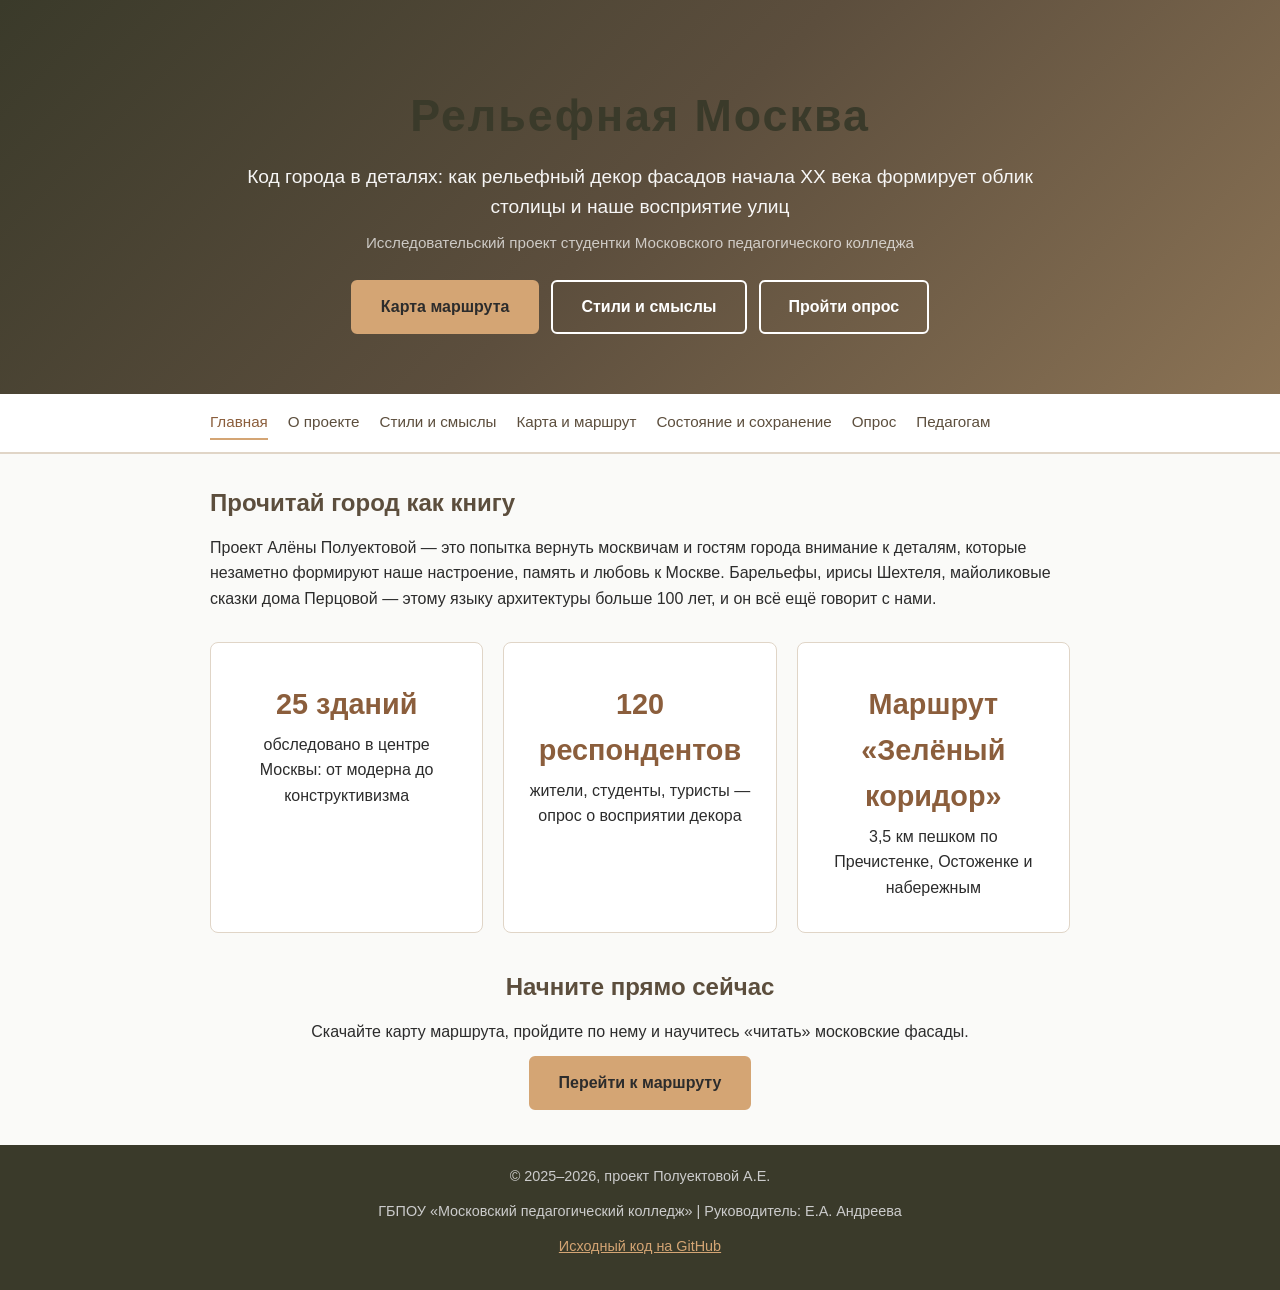
<file: index.html>
<!DOCTYPE html>
<html lang="ru">
<head>
    <meta charset="UTF-8">
    <meta name="viewport" content="width=device-width, initial-scale=1.0">
    <title>Рельефная Москва — код города в деталях</title>
    <link rel="stylesheet" href="style.css">
</head>
<body>

    <!-- Шапка -->
    <header class="hero">
        <div class="container">
            <h1>Рельефная Москва</h1>
            <p class="subtitle">Код города в деталях: как рельефный декор фасадов начала XX века формирует облик столицы и наше восприятие улиц</p>
            <p class="project-type">Исследовательский проект студентки Московского педагогического колледжа</p>
            <div class="hero-buttons">
                <a href="map.html" class="btn btn-primary">Карта маршрута</a>
                <a href="styles.html" class="btn btn-outline">Стили и смыслы</a>
                <a href="survey.html" class="btn btn-outline">Пройти опрос</a>
            </div>
        </div>
    </header>

    <!-- Навигация -->
    <nav class="main-nav">
        <div class="container">
            <a href="index.html" class="active">Главная</a>
            <a href="about.html">О проекте</a>
            <a href="styles.html">Стили и смыслы</a>
            <a href="map.html">Карта и маршрут</a>
            <a href="condition.html">Состояние и сохранение</a>
            <a href="survey.html">Опрос</a>
            <a href="teachers.html">Педагогам</a>
        </div>
    </nav>

    <!-- Основной блок -->
    <main class="container">
        <section class="intro">
            <h2>Прочитай город как книгу</h2>
            <p>Проект Алёны Полуектовой — это попытка вернуть москвичам и гостям города внимание к деталям, которые незаметно формируют наше настроение, память и любовь к Москве. Барельефы, ирисы Шехтеля, майоликовые сказки дома Перцовой — этому языку архитектуры больше 100 лет, и он всё ещё говорит с нами.</p>
        </section>

        <section class="highlights">
            <div class="card">
                <h3>25 зданий</h3>
                <p>обследовано в центре Москвы: от модерна до конструктивизма</p>
            </div>
            <div class="card">
                <h3>120 респондентов</h3>
                <p>жители, студенты, туристы — опрос о восприятии декора</p>
            </div>
            <div class="card">
                <h3>Маршрут «Зелёный коридор»</h3>
                <p>3,5 км пешком по Пречистенке, Остоженке и набережным</p>
            </div>
        </section>

        <section class="cta">
            <h2>Начните прямо сейчас</h2>
            <p>Скачайте карту маршрута, пройдите по нему и научитесь «читать» московские фасады.</p>
            <a href="map.html" class="btn btn-primary">Перейти к маршруту</a>
        </section>
    </main>

    <footer>
        <div class="container">
            <p>© 2025–2026, проект Полуектовой А.Е.</p>
            <p>ГБПОУ «Московский педагогический колледж» | Руководитель: Е.А. Андреева</p>
            <p><a href="https://github.com/ваш-логин/relief-moscow">Исходный код на GitHub</a></p>
        </div>
    </footer>

</body>
</html>
</file>
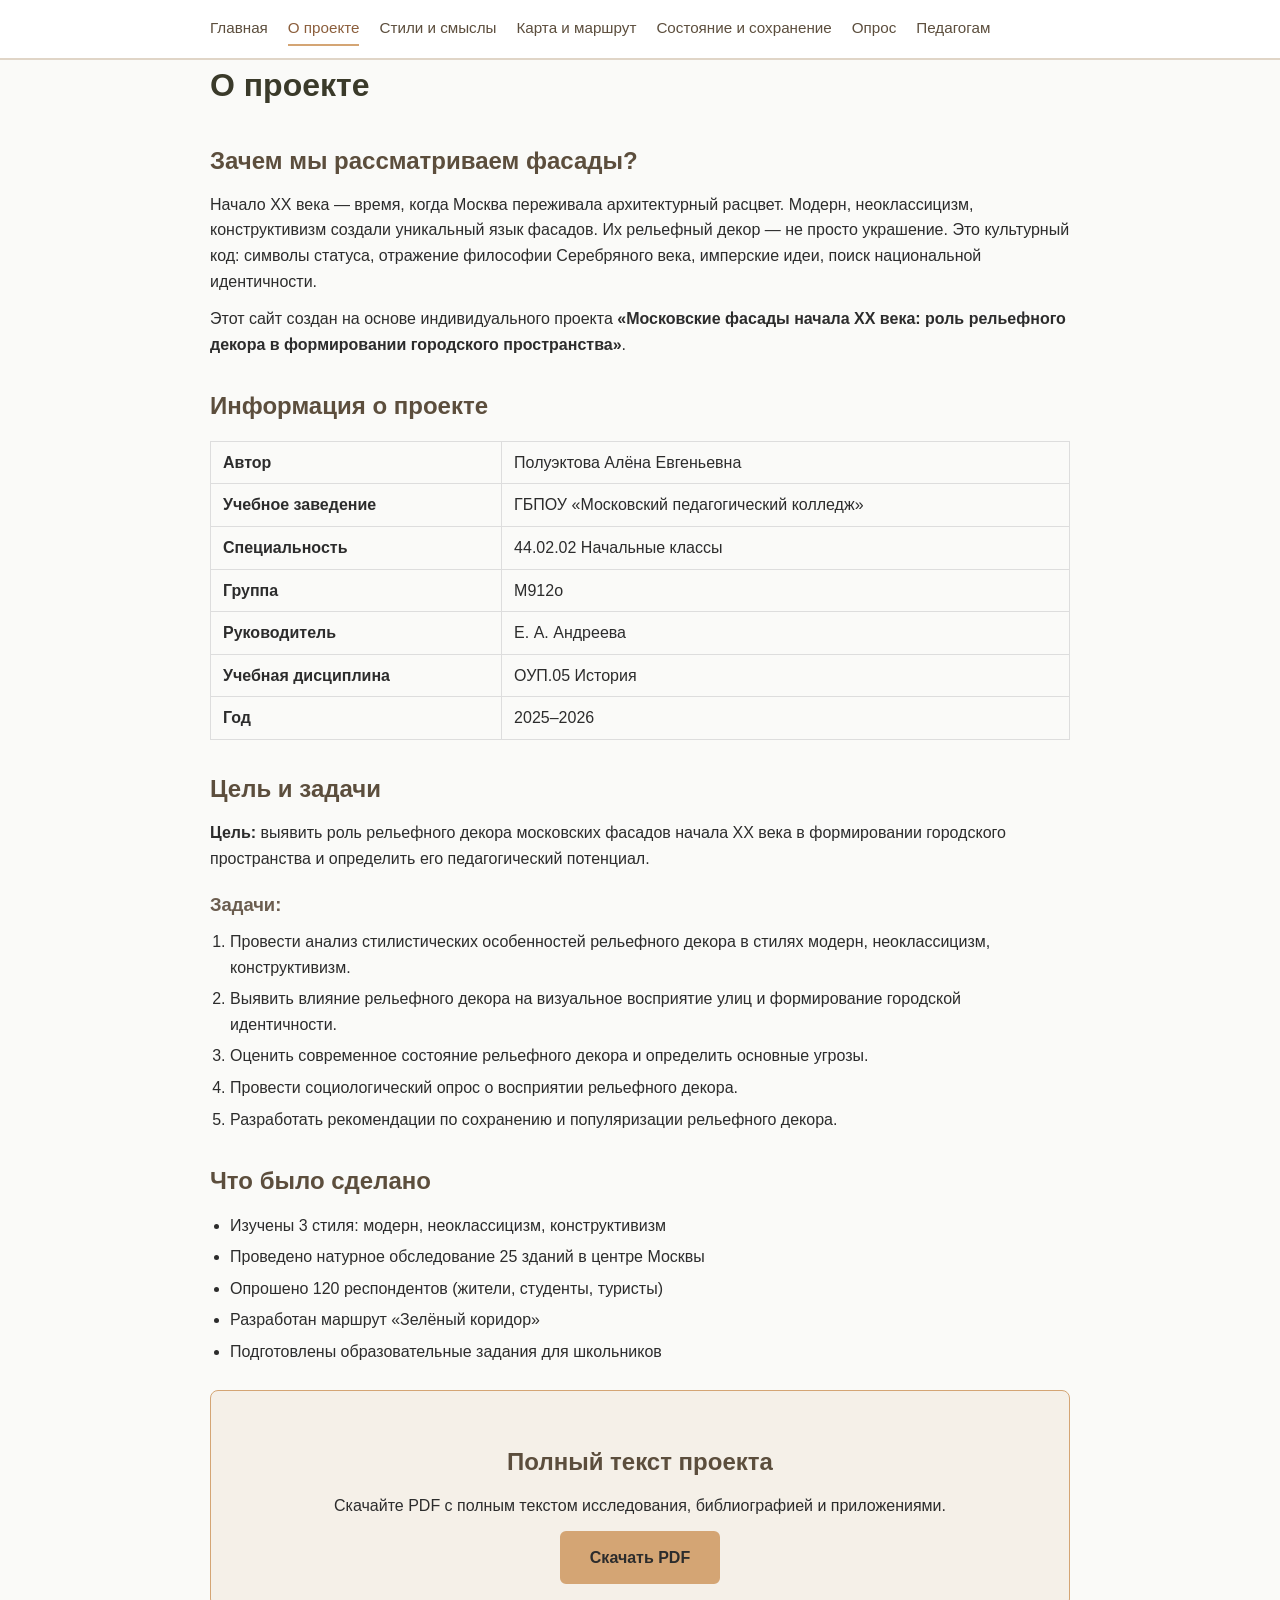
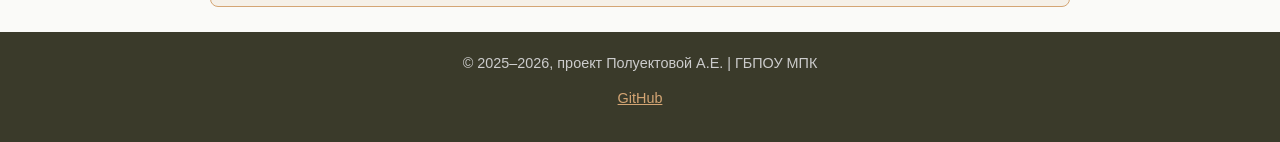
<file: about.html>
<!DOCTYPE html>
<html lang="ru">
<head>
    <meta charset="UTF-8">
    <meta name="viewport" content="width=device-width, initial-scale=1.0">
    <title>О проекте — Рельефная Москва</title>
    <link rel="stylesheet" href="style.css">
</head>
<body>

    <nav class="main-nav">
        <div class="container">
            <a href="index.html">Главная</a>
            <a href="about.html" class="active">О проекте</a>
            <a href="styles.html">Стили и смыслы</a>
            <a href="map.html">Карта и маршрут</a>
            <a href="condition.html">Состояние и сохранение</a>
            <a href="survey.html">Опрос</a>
            <a href="teachers.html">Педагогам</a>
        </div>
    </nav>

    <main class="container">
        <h1>О проекте</h1>

        <section>
            <h2>Зачем мы рассматриваем фасады?</h2>
            <p>Начало XX века — время, когда Москва переживала архитектурный расцвет. Модерн, неоклассицизм, конструктивизм создали уникальный язык фасадов. Их рельефный декор — не просто украшение. Это культурный код: символы статуса, отражение философии Серебряного века, имперские идеи, поиск национальной идентичности.</p>
            <p>Этот сайт создан на основе индивидуального проекта <strong>«Московские фасады начала XX века: роль рельефного декора в формировании городского пространства»</strong>.</p>
        </section>

        <section class="project-info">
            <h2>Информация о проекте</h2>
            <table>
                <tr><td><strong>Автор</strong></td><td>Полуэктова Алёна Евгеньевна</td></tr>
                <tr><td><strong>Учебное заведение</strong></td><td>ГБПОУ «Московский педагогический колледж»</td></tr>
                <tr><td><strong>Специальность</strong></td><td>44.02.02 Начальные классы</td></tr>
                <tr><td><strong>Группа</strong></td><td>М912о</td></tr>
                <tr><td><strong>Руководитель</strong></td><td>Е. А. Андреева</td></tr>
                <tr><td><strong>Учебная дисциплина</strong></td><td>ОУП.05 История</td></tr>
                <tr><td><strong>Год</strong></td><td>2025–2026</td></tr>
            </table>
        </section>

        <section>
            <h2>Цель и задачи</h2>
            <p><strong>Цель:</strong> выявить роль рельефного декора московских фасадов начала XX века в формировании городского пространства и определить его педагогический потенциал.</p>
            <h3>Задачи:</h3>
            <ol>
                <li>Провести анализ стилистических особенностей рельефного декора в стилях модерн, неоклассицизм, конструктивизм.</li>
                <li>Выявить влияние рельефного декора на визуальное восприятие улиц и формирование городской идентичности.</li>
                <li>Оценить современное состояние рельефного декора и определить основные угрозы.</li>
                <li>Провести социологический опрос о восприятии рельефного декора.</li>
                <li>Разработать рекомендации по сохранению и популяризации рельефного декора.</li>
            </ol>
        </section>

        <section>
            <h2>Что было сделано</h2>
            <ul>
                <li>Изучены 3 стиля: модерн, неоклассицизм, конструктивизм</li>
                <li>Проведено натурное обследование 25 зданий в центре Москвы</li>
                <li>Опрошено 120 респондентов (жители, студенты, туристы)</li>
                <li>Разработан маршрут «Зелёный коридор»</li>
                <li>Подготовлены образовательные задания для школьников</li>
            </ul>
        </section>

        <section class="download-box">
            <h2>Полный текст проекта</h2>
            <p>Скачайте PDF с полным текстом исследования, библиографией и приложениями.</p>
            <a href="docs/project-full.pdf" class="btn btn-primary">Скачать PDF</a>
        </section>
    </main>

    <footer>
        <div class="container">
            <p>© 2025–2026, проект Полуектовой А.Е. | ГБПОУ МПК</p>
            <p><a href="https://github.com/ваш-логин/relief-moscow">GitHub</a></p>
        </div>
    </footer>

</body>
</html>
</file>
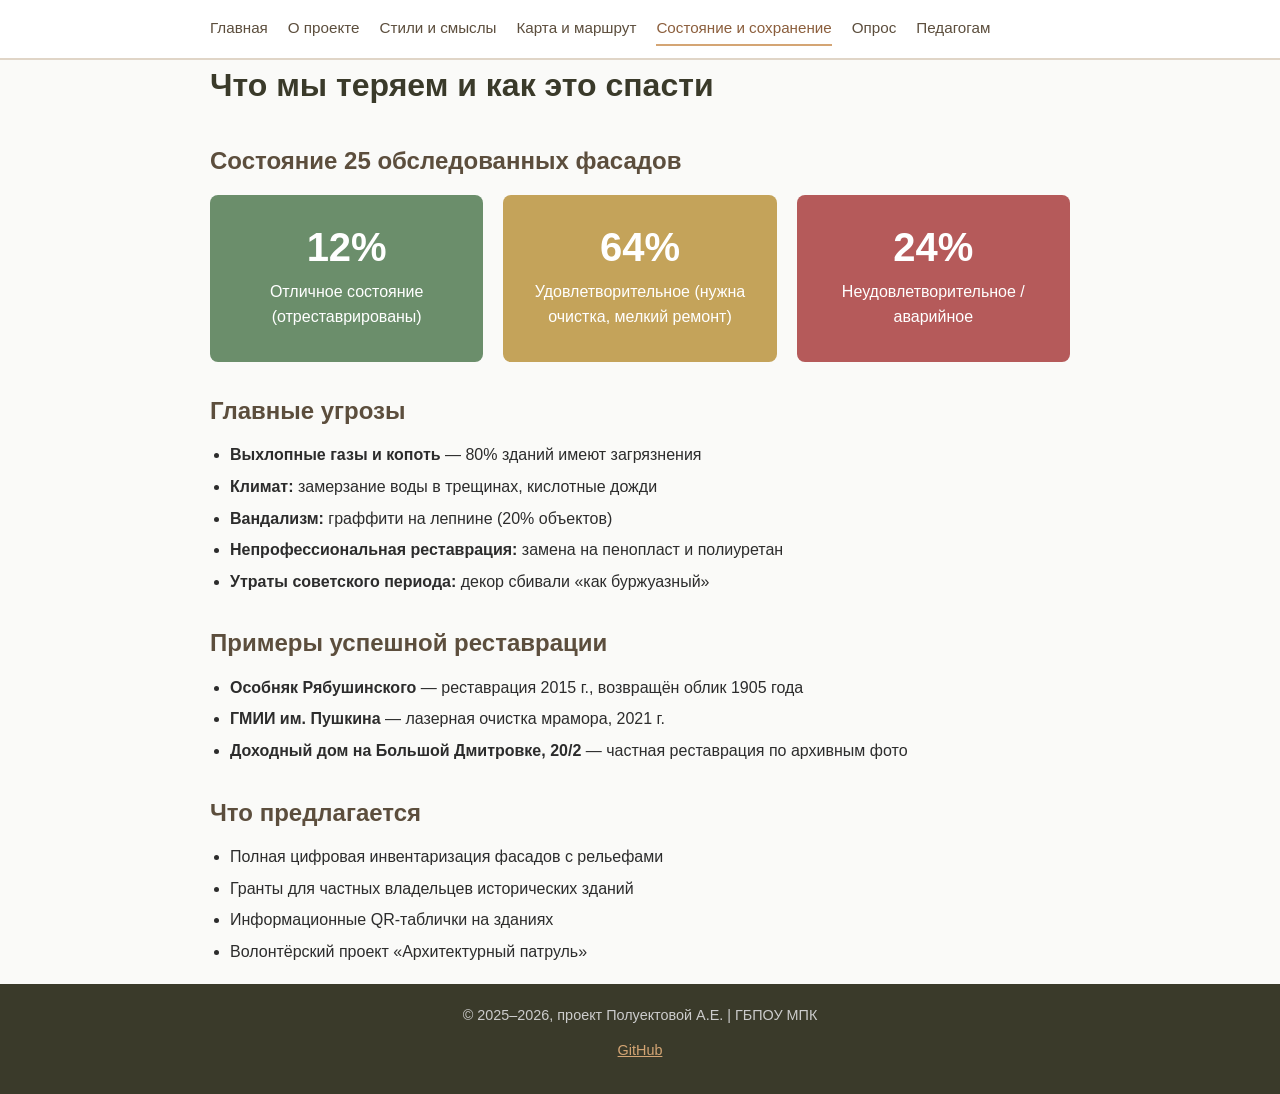
<file: condition.html>
<!DOCTYPE html>
<html lang="ru">
<head>
    <meta charset="UTF-8">
    <meta name="viewport" content="width=device-width, initial-scale=1.0">
    <title>Состояние и сохранение — Рельефная Москва</title>
    <link rel="stylesheet" href="style.css">
</head>
<body>

    <nav class="main-nav">
        <div class="container">
            <a href="index.html">Главная</a>
            <a href="about.html">О проекте</a>
            <a href="styles.html">Стили и смыслы</a>
            <a href="map.html">Карта и маршрут</a>
            <a href="condition.html" class="active">Состояние и сохранение</a>
            <a href="survey.html">Опрос</a>
            <a href="teachers.html">Педагогам</a>
        </div>
    </nav>

    <main class="container">
        <h1>Что мы теряем и как это спасти</h1>

        <section class="stats-grid">
            <h2>Состояние 25 обследованных фасадов</h2>
            <div class="stat-cards">
                <div class="stat-card good">
                    <span class="stat-number">12%</span>
                    <p>Отличное состояние (отреставрированы)</p>
                </div>
                <div class="stat-card ok">
                    <span class="stat-number">64%</span>
                    <p>Удовлетворительное (нужна очистка, мелкий ремонт)</p>
                </div>
                <div class="stat-card bad">
                    <span class="stat-number">24%</span>
                    <p>Неудовлетворительное / аварийное</p>
                </div>
            </div>
        </section>

        <section>
            <h2>Главные угрозы</h2>
            <ul>
                <li><strong>Выхлопные газы и копоть</strong> — 80% зданий имеют загрязнения</li>
                <li><strong>Климат:</strong> замерзание воды в трещинах, кислотные дожди</li>
                <li><strong>Вандализм:</strong> граффити на лепнине (20% объектов)</li>
                <li><strong>Непрофессиональная реставрация:</strong> замена на пенопласт и полиуретан</li>
                <li><strong>Утраты советского периода:</strong> декор сбивали «как буржуазный»</li>
            </ul>
        </section>

        <section>
            <h2>Примеры успешной реставрации</h2>
            <ul>
                <li><strong>Особняк Рябушинского</strong> — реставрация 2015 г., возвращён облик 1905 года</li>
                <li><strong>ГМИИ им. Пушкина</strong> — лазерная очистка мрамора, 2021 г.</li>
                <li><strong>Доходный дом на Большой Дмитровке, 20/2</strong> — частная реставрация по архивным фото</li>
            </ul>
        </section>

        <section>
            <h2>Что предлагается</h2>
            <ul>
                <li>Полная цифровая инвентаризация фасадов с рельефами</li>
                <li>Гранты для частных владельцев исторических зданий</li>
                <li>Информационные QR-таблички на зданиях</li>
                <li>Волонтёрский проект «Архитектурный патруль»</li>
            </ul>
        </section>

    </main>

    <footer>
        <div class="container">
            <p>© 2025–2026, проект Полуектовой А.Е. | ГБПОУ МПК</p>
            <p><a href="https://github.com/ваш-логин/relief-moscow">GitHub</a></p>
        </div>
    </footer>

</body>
</html>
</file>
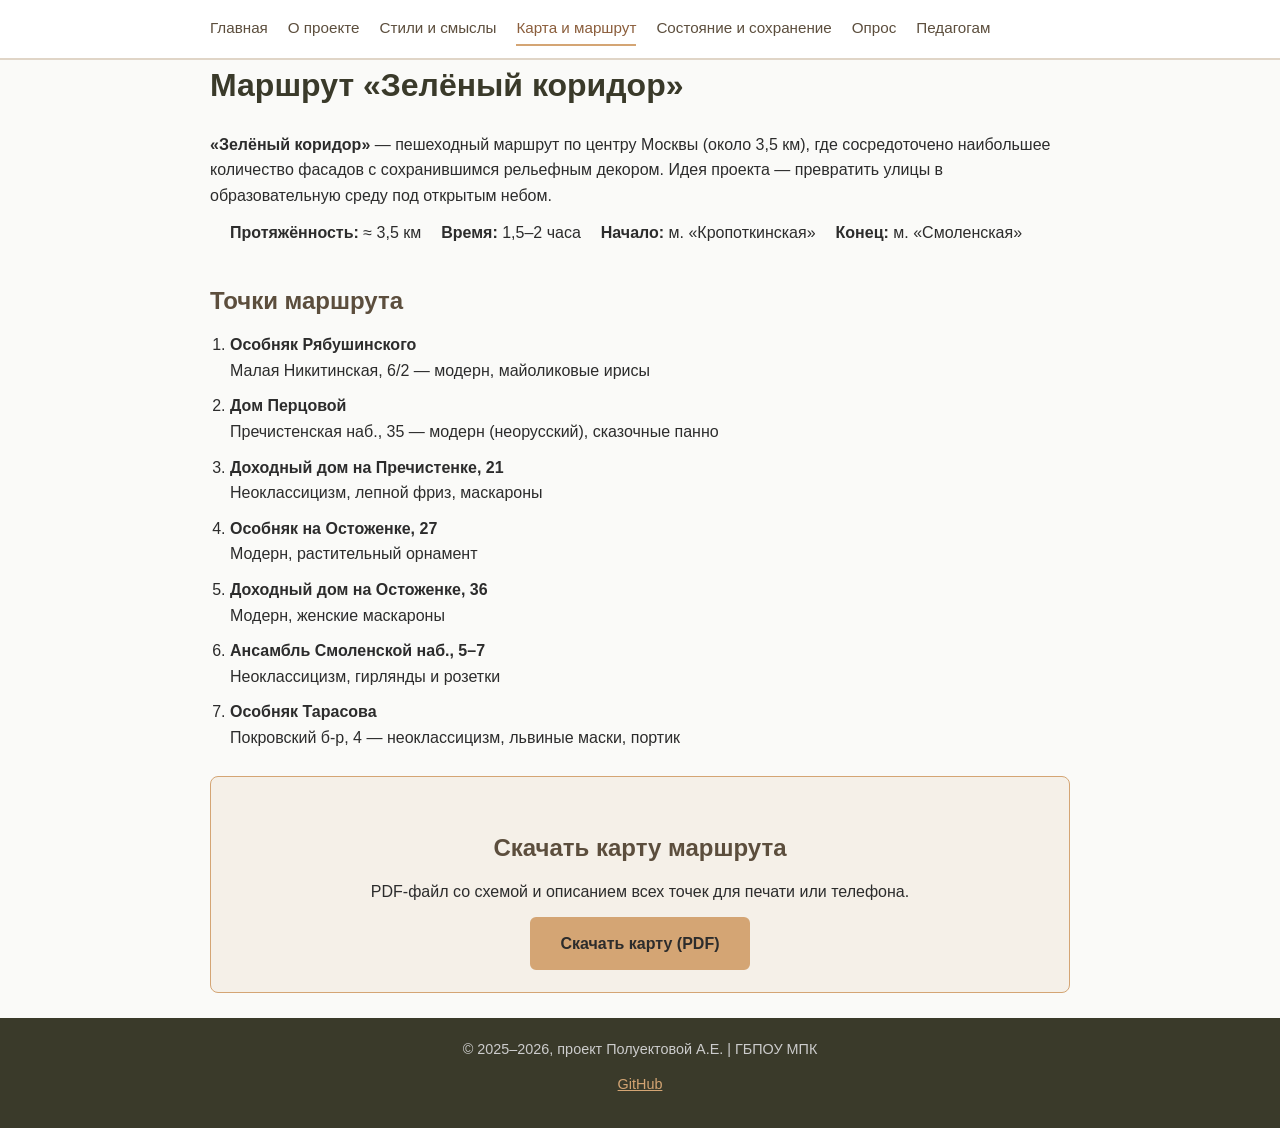
<file: map.html>
<!DOCTYPE html>
<html lang="ru">
<head>
    <meta charset="UTF-8">
    <meta name="viewport" content="width=device-width, initial-scale=1.0">
    <title>Карта маршрута — Рельефная Москва</title>
    <link rel="stylesheet" href="style.css">
</head>
<body>

    <nav class="main-nav">
        <div class="container">
            <a href="index.html">Главная</a>
            <a href="about.html">О проекте</a>
            <a href="styles.html">Стили и смыслы</a>
            <a href="map.html" class="active">Карта и маршрут</a>
            <a href="condition.html">Состояние и сохранение</a>
            <a href="survey.html">Опрос</a>
            <a href="teachers.html">Педагогам</a>
        </div>
    </nav>

    <main class="container">
        <h1>Маршрут «Зелёный коридор»</h1>

        <section>
            <p><strong>«Зелёный коридор»</strong> — пешеходный маршрут по центру Москвы (около 3,5 км), где сосредоточено наибольшее количество фасадов с сохранившимся рельефным декором. Идея проекта — превратить улицы в образовательную среду под открытым небом.</p>
            <ul class="route-meta">
                <li><strong>Протяжённость:</strong> ≈ 3,5 км</li>
                <li><strong>Время:</strong> 1,5–2 часа</li>
                <li><strong>Начало:</strong> м. «Кропоткинская»</li>
                <li><strong>Конец:</strong> м. «Смоленская»</li>
            </ul>
        </section>

        <section>
            <h2>Точки маршрута</h2>
            <ol class="route-points">
                <li>
                    <strong>Особняк Рябушинского</strong><br>
                    Малая Никитинская, 6/2 — модерн, майоликовые ирисы
                </li>
                <li>
                    <strong>Дом Перцовой</strong><br>
                    Пречистенская наб., 35 — модерн (неорусский), сказочные панно
                </li>
                <li>
                    <strong>Доходный дом на Пречистенке, 21</strong><br>
                    Неоклассицизм, лепной фриз, маскароны
                </li>
                <li>
                    <strong>Особняк на Остоженке, 27</strong><br>
                    Модерн, растительный орнамент
                </li>
                <li>
                    <strong>Доходный дом на Остоженке, 36</strong><br>
                    Модерн, женские маскароны
                </li>
                <li>
                    <strong>Ансамбль Смоленской наб., 5–7</strong><br>
                    Неоклассицизм, гирлянды и розетки
                </li>
                <li>
                    <strong>Особняк Тарасова</strong><br>
                    Покровский б-р, 4 — неоклассицизм, львиные маски, портик
                </li>
            </ol>
        </section>

        <section class="download-box">
            <h2>Скачать карту маршрута</h2>
            <p>PDF-файл со схемой и описанием всех точек для печати или телефона.</p>
            <a href="docs/route-map.pdf" class="btn btn-primary">Скачать карту (PDF)</a>
        </section>

    </main>

    <footer>
        <div class="container">
            <p>© 2025–2026, проект Полуектовой А.Е. | ГБПОУ МПК</p>
            <p><a href="https://github.com/ваш-логин/relief-moscow">GitHub</a></p>
        </div>
    </footer>

</body>
</html>
</file>
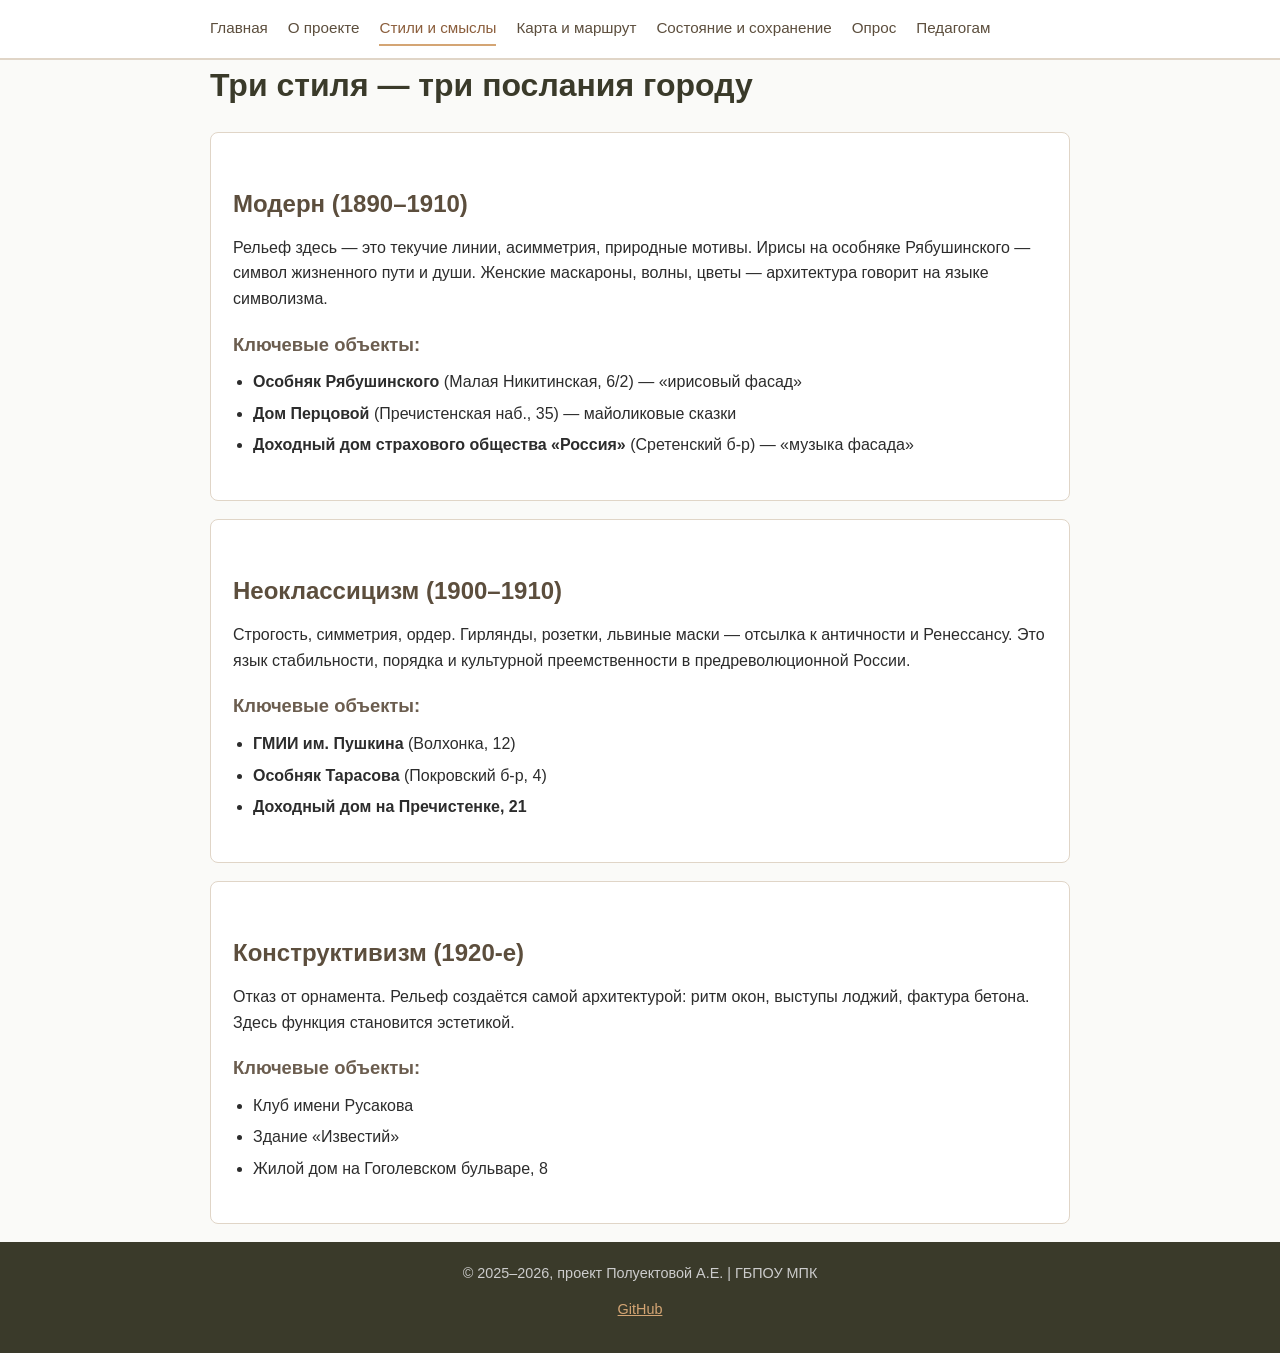
<file: styles.html>
<!DOCTYPE html>
<html lang="ru">
<head>
    <meta charset="UTF-8">
    <meta name="viewport" content="width=device-width, initial-scale=1.0">
    <title>Стили и смыслы — Рельефная Москва</title>
    <link rel="stylesheet" href="style.css">
</head>
<body>

    <nav class="main-nav">
        <div class="container">
            <a href="index.html">Главная</a>
            <a href="about.html">О проекте</a>
            <a href="styles.html" class="active">Стили и смыслы</a>
            <a href="map.html">Карта и маршрут</a>
            <a href="condition.html">Состояние и сохранение</a>
            <a href="survey.html">Опрос</a>
            <a href="teachers.html">Педагогам</a>
        </div>
    </nav>

    <main class="container">
        <h1>Три стиля — три послания городу</h1>

        <!-- Модерн -->
        <section class="style-block">
            <h2>Модерн (1890–1910)</h2>
            <div class="style-content">
                <div class="style-text">
                    <p>Рельеф здесь — это текучие линии, асимметрия, природные мотивы. Ирисы на особняке Рябушинского — символ жизненного пути и души. Женские маскароны, волны, цветы — архитектура говорит на языке символизма.</p>
                    <h3>Ключевые объекты:</h3>
                    <ul>
                        <li><strong>Особняк Рябушинского</strong> (Малая Никитинская, 6/2) — «ирисовый фасад»</li>
                        <li><strong>Дом Перцовой</strong> (Пречистенская наб., 35) — майоликовые сказки</li>
                        <li><strong>Доходный дом страхового общества «Россия»</strong> (Сретенский б-р) — «музыка фасада»</li>
                    </ul>
                </div>
            </div>
        </section>

        <!-- Неоклассицизм -->
        <section class="style-block">
            <h2>Неоклассицизм (1900–1910)</h2>
            <div class="style-content">
                <div class="style-text">
                    <p>Строгость, симметрия, ордер. Гирлянды, розетки, львиные маски — отсылка к античности и Ренессансу. Это язык стабильности, порядка и культурной преемственности в предреволюционной России.</p>
                    <h3>Ключевые объекты:</h3>
                    <ul>
                        <li><strong>ГМИИ им. Пушкина</strong> (Волхонка, 12)</li>
                        <li><strong>Особняк Тарасова</strong> (Покровский б-р, 4)</li>
                        <li><strong>Доходный дом на Пречистенке, 21</strong></li>
                    </ul>
                </div>
            </div>
        </section>

        <!-- Конструктивизм -->
        <section class="style-block">
            <h2>Конструктивизм (1920-е)</h2>
            <div class="style-content">
                <div class="style-text">
                    <p>Отказ от орнамента. Рельеф создаётся самой архитектурой: ритм окон, выступы лоджий, фактура бетона. Здесь функция становится эстетикой.</p>
                    <h3>Ключевые объекты:</h3>
                    <ul>
                        <li>Клуб имени Русакова</li>
                        <li>Здание «Известий»</li>
                        <li>Жилой дом на Гоголевском бульваре, 8</li>
                    </ul>
                </div>
            </div>
        </section>

    </main>

    <footer>
        <div class="container">
            <p>© 2025–2026, проект Полуектовой А.Е. | ГБПОУ МПК</p>
            <p><a href="https://github.com/ваш-логин/relief-moscow">GitHub</a></p>
        </div>
    </footer>

</body>
</html>
</file>
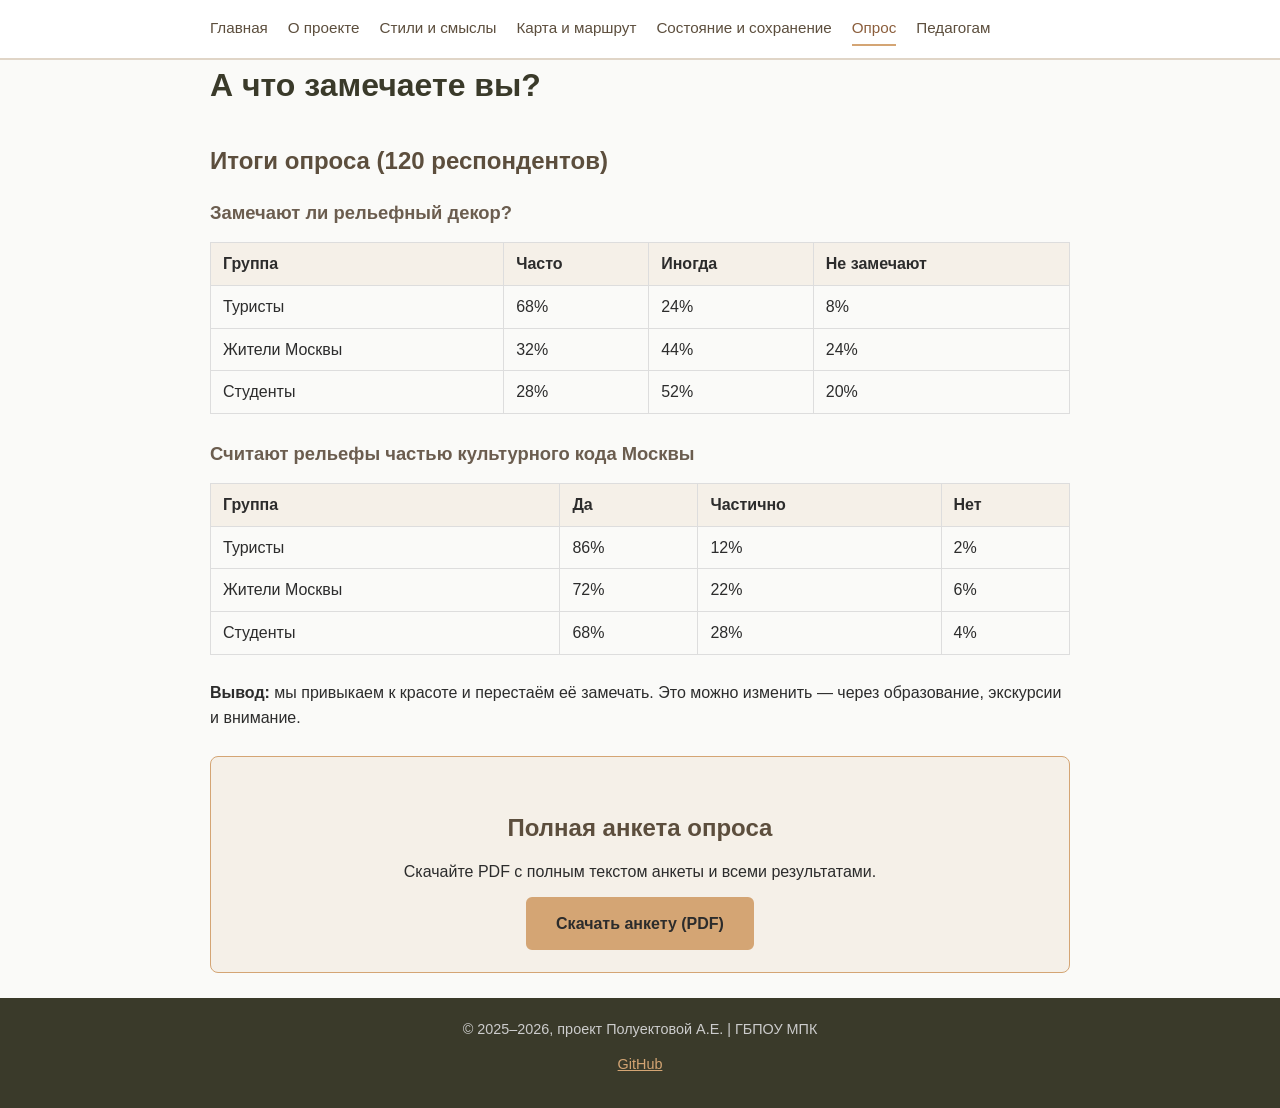
<file: survey.html>
<!DOCTYPE html>
<html lang="ru">
<head>
    <meta charset="UTF-8">
    <meta name="viewport" content="width=device-width, initial-scale=1.0">
    <title>Опрос — Рельефная Москва</title>
    <link rel="stylesheet" href="style.css">
</head>
<body>

    <nav class="main-nav">
        <div class="container">
            <a href="index.html">Главная</a>
            <a href="about.html">О проекте</a>
            <a href="styles.html">Стили и смыслы</a>
            <a href="map.html">Карта и маршрут</a>
            <a href="condition.html">Состояние и сохранение</a>
            <a href="survey.html" class="active">Опрос</a>
            <a href="teachers.html">Педагогам</a>
        </div>
    </nav>

    <main class="container">
        <h1>А что замечаете вы?</h1>

        <section>
            <h2>Итоги опроса (120 респондентов)</h2>

            <h3>Замечают ли рельефный декор?</h3>
            <table>
                <tr><th>Группа</th><th>Часто</th><th>Иногда</th><th>Не замечают</th></tr>
                <tr><td>Туристы</td><td>68%</td><td>24%</td><td>8%</td></tr>
                <tr><td>Жители Москвы</td><td>32%</td><td>44%</td><td>24%</td></tr>
                <tr><td>Студенты</td><td>28%</td><td>52%</td><td>20%</td></tr>
            </table>

            <h3>Считают рельефы частью культурного кода Москвы</h3>
            <table>
                <tr><th>Группа</th><th>Да</th><th>Частично</th><th>Нет</th></tr>
                <tr><td>Туристы</td><td>86%</td><td>12%</td><td>2%</td></tr>
                <tr><td>Жители Москвы</td><td>72%</td><td>22%</td><td>6%</td></tr>
                <tr><td>Студенты</td><td>68%</td><td>28%</td><td>4%</td></tr>
            </table>

            <p><strong>Вывод:</strong> мы привыкаем к красоте и перестаём её замечать. Это можно изменить — через образование, экскурсии и внимание.</p>
        </section>

        <section class="download-box">
            <h2>Полная анкета опроса</h2>
            <p>Скачайте PDF с полным текстом анкеты и всеми результатами.</p>
            <a href="docs/survey-full.pdf" class="btn btn-primary">Скачать анкету (PDF)</a>
        </section>

    </main>

    <footer>
        <div class="container">
            <p>© 2025–2026, проект Полуектовой А.Е. | ГБПОУ МПК</p>
            <p><a href="https://github.com/ваш-логин/relief-moscow">GitHub</a></p>
        </div>
    </footer>

</body>
</html>
</file>
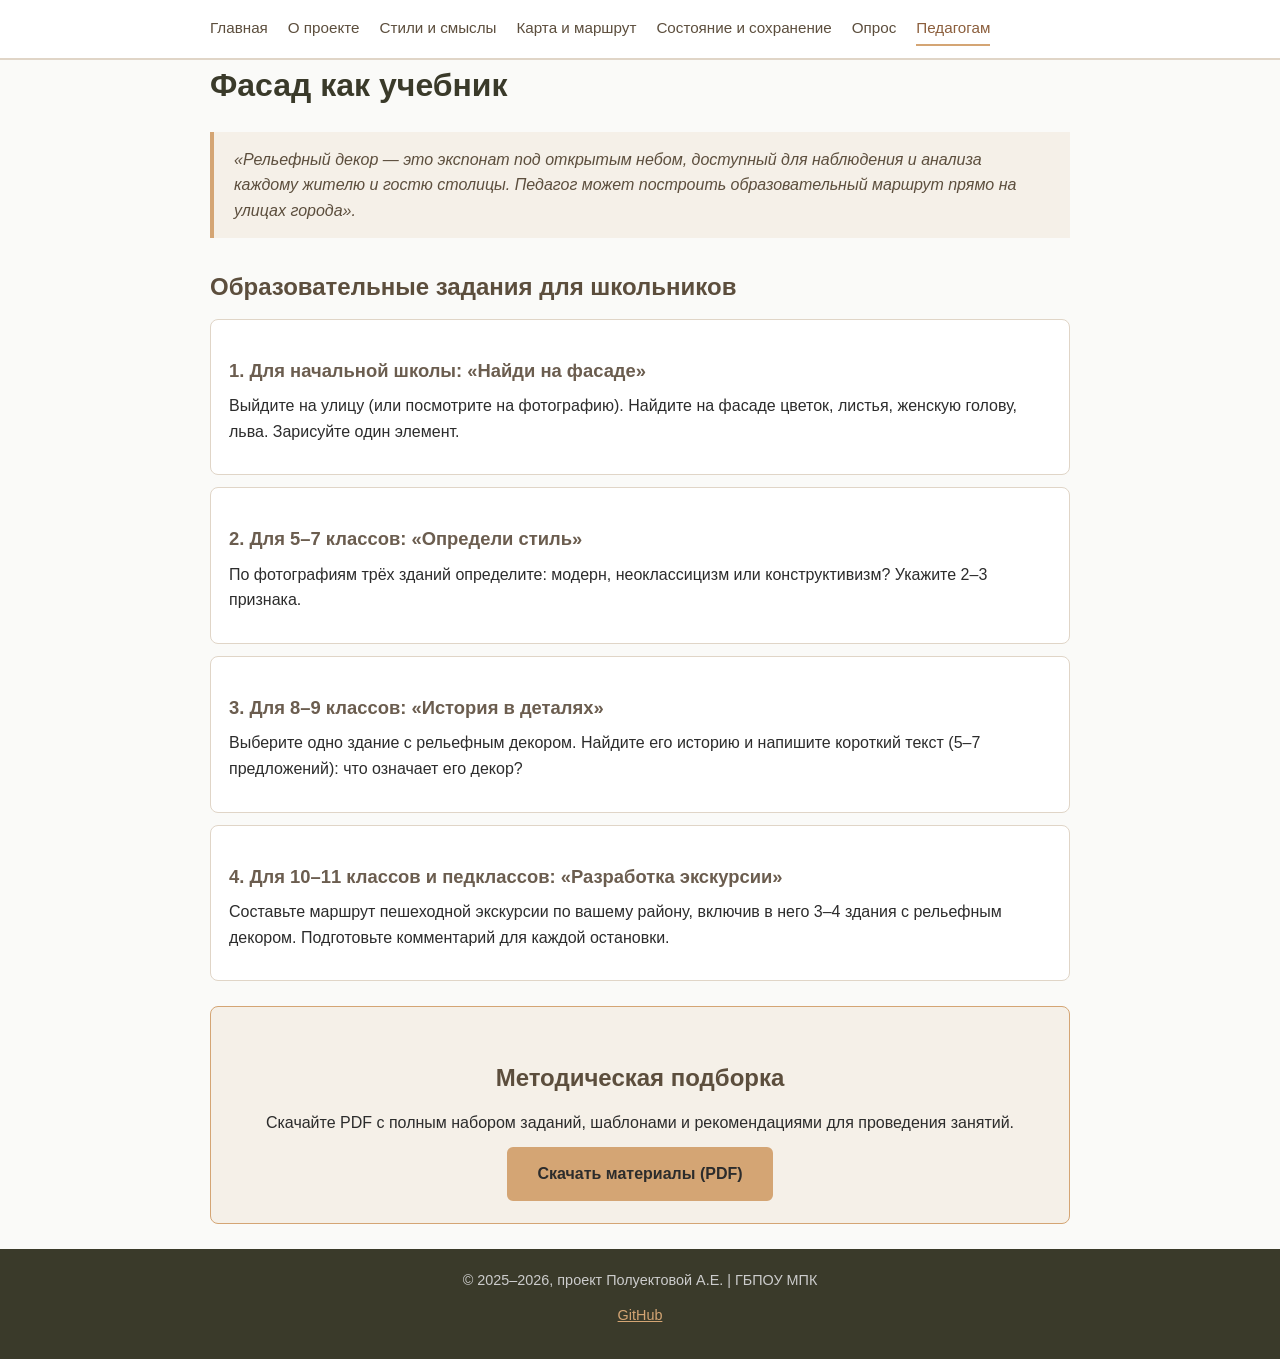
<file: teachers.html>
<!DOCTYPE html>
<html lang="ru">
<head>
    <meta charset="UTF-8">
    <meta name="viewport" content="width=device-width, initial-scale=1.0">
    <title>Педагогам — Рельефная Москва</title>
    <link rel="stylesheet" href="style.css">
</head>
<body>

    <nav class="main-nav">
        <div class="container">
            <a href="index.html">Главная</a>
            <a href="about.html">О проекте</a>
            <a href="styles.html">Стили и смыслы</a>
            <a href="map.html">Карта и маршрут</a>
            <a href="condition.html">Состояние и сохранение</a>
            <a href="survey.html">Опрос</a>
            <a href="teachers.html" class="active">Педагогам</a>
        </div>
    </nav>

    <main class="container">
        <h1>Фасад как учебник</h1>

        <blockquote>
            «Рельефный декор — это экспонат под открытым небом, доступный для наблюдения и анализа каждому жителю и гостю столицы. Педагог может построить образовательный маршрут прямо на улицах города».
        </blockquote>

        <section>
            <h2>Образовательные задания для школьников</h2>

            <div class="task-card">
                <h3>1. Для начальной школы: «Найди на фасаде»</h3>
                <p>Выйдите на улицу (или посмотрите на фотографию). Найдите на фасаде цветок, листья, женскую голову, льва. Зарисуйте один элемент.</p>
            </div>

            <div class="task-card">
                <h3>2. Для 5–7 классов: «Определи стиль»</h3>
                <p>По фотографиям трёх зданий определите: модерн, неоклассицизм или конструктивизм? Укажите 2–3 признака.</p>
            </div>

            <div class="task-card">
                <h3>3. Для 8–9 классов: «История в деталях»</h3>
                <p>Выберите одно здание с рельефным декором. Найдите его историю и напишите короткий текст (5–7 предложений): что означает его декор?</p>
            </div>

            <div class="task-card">
                <h3>4. Для 10–11 классов и педклассов: «Разработка экскурсии»</h3>
                <p>Составьте маршрут пешеходной экскурсии по вашему району, включив в него 3–4 здания с рельефным декором. Подготовьте комментарий для каждой остановки.</p>
            </div>
        </section>

        <section class="download-box">
            <h2>Методическая подборка</h2>
            <p>Скачайте PDF с полным набором заданий, шаблонами и рекомендациями для проведения занятий.</p>
            <a href="docs/teachers-materials.pdf" class="btn btn-primary">Скачать материалы (PDF)</a>
        </section>

    </main>

    <footer>
        <div class="container">
            <p>© 2025–2026, проект Полуектовой А.Е. | ГБПОУ МПК</p>
            <p><a href="https://github.com/ваш-логин/relief-moscow">GitHub</a></p>
        </div>
    </footer>

</body>
</html>
</file>
<file: style.css>
/* Базовые стили */
* {
    margin: 0;
    padding: 0;
    box-sizing: border-box;
}

body {
    font-family: 'Segoe UI', Tahoma, Geneva, Verdana, sans-serif;
    line-height: 1.6;
    color: #2c2c2c;
    background: #fafaf8;
}

.container {
    max-width: 900px;
    margin: 0 auto;
    padding: 0 20px;
}

/* Шапка-герой */
.hero {
    background: linear-gradient(135deg, #3a3a2a 0%, #5c4e3d 50%, #8b7355 100%);
    color: #fff;
    padding: 80px 0 60px;
    text-align: center;
}

.hero h1 {
    font-size: 2.8em;
    margin-bottom: 10px;
    letter-spacing: 2px;
}

.hero .subtitle {
    font-size: 1.2em;
    margin-bottom: 8px;
    opacity: 0.95;
}

.hero .project-type {
    font-size: 0.95em;
    opacity: 0.7;
    margin-bottom: 25px;
}

.hero-buttons {
    display: flex;
    gap: 12px;
    justify-content: center;
    flex-wrap: wrap;
}

.btn {
    display: inline-block;
    padding: 12px 28px;
    border-radius: 6px;
    text-decoration: none;
    font-weight: 600;
    transition: all 0.2s;
}

.btn-primary {
    background: #d4a574;
    color: #2c2c2c;
    border: 2px solid #d4a574;
}

.btn-primary:hover {
    background: #c49564;
}

.btn-outline {
    background: transparent;
    color: #fff;
    border: 2px solid #fff;
}

.btn-outline:hover {
    background: rgba(255,255,255,0.1);
}

/* Навигация */
.main-nav {
    background: #fff;
    border-bottom: 2px solid #e0d5c7;
    position: sticky;
    top: 0;
    z-index: 100;
    overflow-x: auto;
    white-space: nowrap;
}

.main-nav .container {
    display: flex;
    gap: 20px;
    padding: 12px 20px;
}

.main-nav a {
    text-decoration: none;
    color: #5c4e3d;
    font-weight: 500;
    font-size: 0.95em;
    padding: 4px 0;
    border-bottom: 2px solid transparent;
}

.main-nav a:hover,
.main-nav a.active {
    color: #8b5e3c;
    border-bottom-color: #d4a574;
}

/* Основной контент */
main {
    padding: 40px 0 60px;
}

h1 {
    font-size: 2em;
    color: #3a3a2a;
    margin-bottom: 20px;
}

h2 {
    font-size: 1.5em;
    color: #5c4e3d;
    margin: 30px 0 12px;
}

h3 {
    font-size: 1.15em;
    color: #6b5d4f;
    margin: 18px 0 8px;
}

p {
    margin-bottom: 12px;
}

ul, ol {
    margin: 10px 0 20px 20px;
}

li {
    margin-bottom: 6px;
}

blockquote {
    background: #f5f0e8;
    border-left: 4px solid #d4a574;
    padding: 15px 20px;
    margin: 20px 0;
    font-style: italic;
    color: #5c4e3d;
}

table {
    width: 100%;
    border-collapse: collapse;
    margin: 15px 0 25px;
}

th, td {
    padding: 8px 12px;
    border: 1px solid #ddd;
    text-align: left;
}

th {
    background: #f5f0e8;
}

/* Карточки на главной */
.highlights {
    display: flex;
    gap: 20px;
    margin: 30px 0;
    flex-wrap: wrap;
}

.card {
    flex: 1;
    min-width: 200px;
    background: #fff;
    border: 1px solid #e0d5c7;
    border-radius: 8px;
    padding: 20px;
    text-align: center;
}

.card h3 {
    color: #8b5e3c;
    font-size: 1.8em;
    margin-bottom: 5px;
}

/* Статистические карточки */
.stat-cards {
    display: flex;
    gap: 20px;
    flex-wrap: wrap;
    margin: 15px 0;
}

.stat-card {
    flex: 1;
    min-width: 180px;
    text-align: center;
    padding: 20px;
    border-radius: 8px;
    color: #fff;
}

.stat-card.good { background: #6b8e6b; }
.stat-card.ok { background: #c4a35a; }
.stat-card.bad { background: #b55a5a; }

.stat-number {
    font-size: 2.5em;
    font-weight: bold;
    display: block;
}

/* Секции стилей */
.style-block {
    background: #fff;
    border: 1px solid #e0d5c7;
    border-radius: 8px;
    padding: 22px;
    margin: 18px 0;
}

/* Маршрут */
.route-meta {
    list-style: none;
    padding: 0;
    display: flex;
    gap: 20px;
    flex-wrap: wrap;
}

.route-points li {
    margin-bottom: 10px;
}

/* Задания */
.task-card {
    background: #fff;
    border: 1px solid #e0d5c7;
    border-radius: 8px;
    padding: 18px;
    margin: 12px 0;
}

/* Блоки скачивания */
.download-box {
    background: #f5f0e8;
    border: 1px solid #d4a574;
    border-radius: 8px;
    padding: 22px;
    margin: 25px 0;
    text-align: center;
}

/* CTA */
.cta {
    text-align: center;
    margin: 35px 0;
}

/* Подвал */
footer {
    background: #3a3a2a;
    color: #ccc;
    padding: 20px 0;
    text-align: center;
    font-size: 0.9em;
}

footer a {
    color: #d4a574;
}

/* Адаптив */
@media (max-width: 600px) {
    .hero h1 { font-size: 2em; }
    .highlights { flex-direction: column; }
    .stat-cards { flex-direction: column; }
    .main-nav .container { gap: 12px; }
}
</file>
